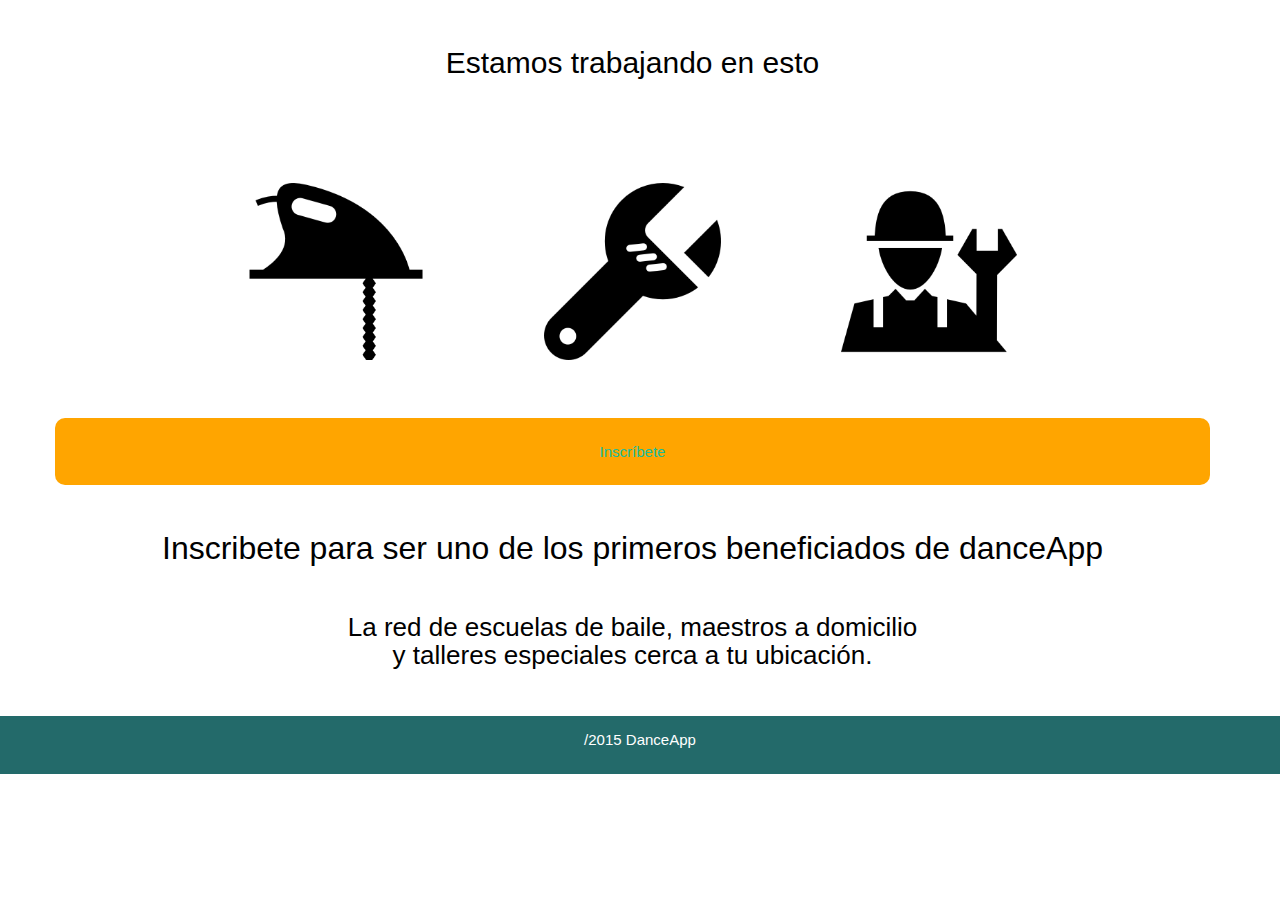
<file: aviso.html>
<!DOCTYPE html>
<html lang="en">
<head>
	<meta charset="UTF-8">
	<title>Document</title>
	<link href="css/bootstrap.css" rel="stylesheet">
  <link href="css/DanceApp.css" rel="stylesheet">
  <link href="css/animate.css" rel="stylesheet">
  <link href="css/utilities.css" rel="stylesheet">
  <link href='https://fonts.googleapis.com/css?family=Oswald' rel='stylesheet' type='text/css'>
  <link href='https://fonts.googleapis.com/css?family=Oswald' rel='stylesheet' type='text/css'>
  <link href="font-awesome/css/font-awesome.min.css" rel="stylesheet" type="text/css">
  <link href='https://fonts.googleapis.com/css?family=Poiret+One' rel='stylesheet' type='text/css'>
</head>
<body>
<div id="page_effect">
	<section id="aviso">
		<div class="container">
		<div class="row text-center">
			<h1>Estamos trabajando en esto</h1>
				<div class="elements animated fadeInUp">
					<img src="img/1.png" alt="dance">
					<img src="img/2.png" alt="dance">
					<img src="img/3.png" alt="dance">
				</div>
				<div class="boton">
					<a href="http://goo.gl/forms/3TV5MEKHJu"><span>Inscríbete</span></a>
				</div>
			<h2>Inscribete para  ser uno de los	 primeros beneficiados de danceApp</h2>
			<h3>La red de escuelas de baile, maestros  a domicilio <br> y talleres especiales cerca a tu ubicación.</h3>
		</div>
	</div>
</section>
</div>

<footer>
   <p>/2015 DanceApp</p>
</footer>
</body>
</html>
</file>
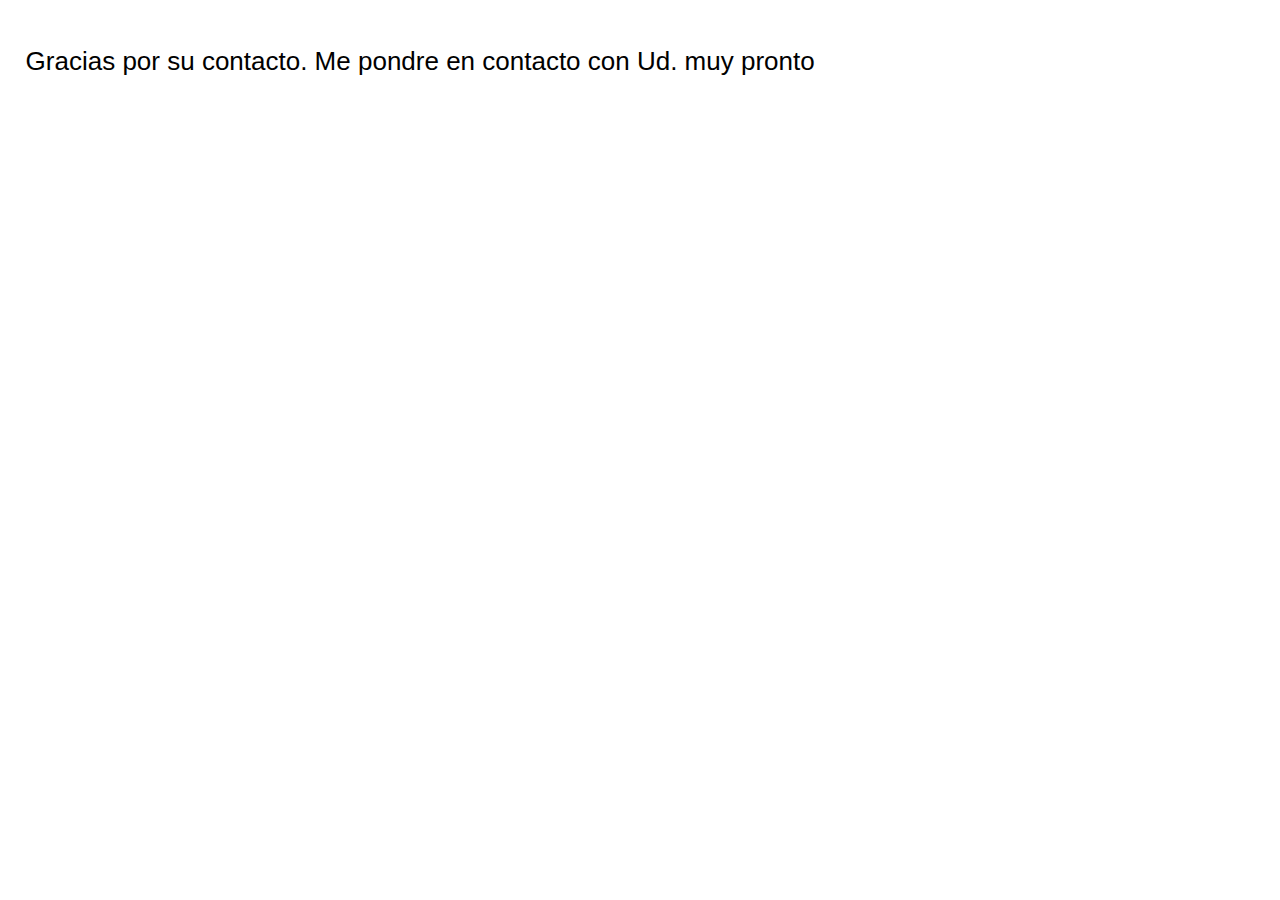
<file: contact.html>
<!DOCTYPE html>
<html>
<head>

    <meta http-equiv="Content-Type" content="text/html; charset=UTF-8"/>
    <title>DanceApp</title>
    <link href="css/bootstrap.css" rel="stylesheet">
  <link href="css/DanceApp.css" rel="stylesheet">
  <link href="css/utilities.css" rel="stylesheet">
  <link href="font-awesome/css/font-awesome.min.css" rel="stylesheet" type="text/css">
  <link href='https://fonts.googleapis.com/css?family=Poiret+One' rel='stylesheet' type='text/css'>
</head>
<body>
  <div class="contact_1">
     <h3>Gracias por su contacto. Me pondre en contacto con Ud. muy pronto</h3>
 </div>
<script src="js/main.js"></script>
    <script src="js/jquery.min.js"></script>     
    <script src="js/jquery.js"></script>
    <script src="js/bootstrap.min.js"></script>
    <script src="js/menu-scroll.js"></script>

</body>

</html>
</file>
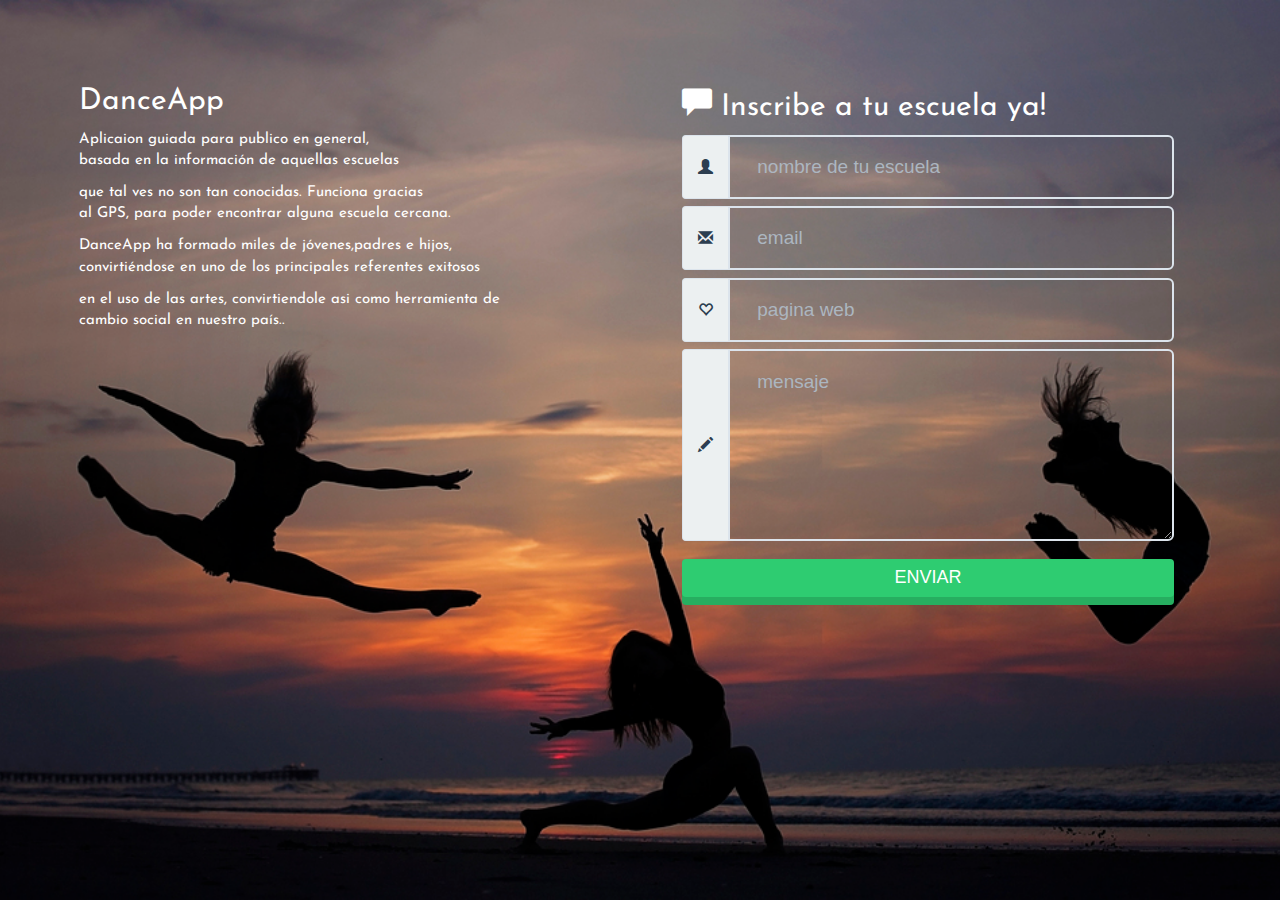
<file: formulario.html>
<!DOCTYPE html>
<html>
<head>

    <meta http-equiv="Content-Type" content="text/html; charset=UTF-8"/>
    <title>DanceApp</title>
    <link href="css/bootstrap.css" rel="stylesheet">
  <link href="css/DanceApp.css" rel="stylesheet">
  <link href="css/utilities.css" rel="stylesheet">
  <link href="font-awesome/css/font-awesome.min.css" rel="stylesheet" type="text/css">
  <link href='https://fonts.googleapis.com/css?family=Poiret+One' rel='stylesheet' type='text/css'>
  <link href='https://fonts.googleapis.com/css?family=Josefin+Sans' rel='stylesheet' type='text/css'>
</head>
<body>
<div id="holder">
  <div class="col-sm-6">
    <h1 class="text-font">DanceApp</h1>
    <p>Aplicaion guiada para publico en general,<br>
      basada en la información de aquellas escuelas <br></p>
     <p> que tal ves no son tan conocidas. Funciona gracias<br>
      al GPS, para poder encontrar alguna escuela cercana. <br></p>
      <p>DanceApp ha  formado miles de jóvenes,padres e hijos, <br>
      convirtiéndose en uno de los principales referentes exitosos <br></p>
      <p>en el uso de las artes, convirtiendole asi como herramienta de <br> 
      cambio social en nuestro país..</p>
  </div>
  <div class="col-sm-6">
    <form action="contact.php">
      <h1> <span class="glyphicon glyphicon-comment" aria-hidden="true"></span> Inscribe a tu escuela ya!</h1> 
      <div class="input-group">
        <div class="input-group-addon"> <span class="glyphicon glyphicon-user" aria-hidden="true"></span> </div>
        <input type="text" class="c-w form-control input-lg" placeholder="nombre de tu escuela">
      </div>

      <div class="input-group">
        <div class="input-group-addon"> <span class="glyphicon glyphicon-envelope" aria-hidden="true"></span> </div>
        <input type="text" class="c-w form-control input-lg" placeholder="email">
      </div>

      <div class="input-group">
        <div class="input-group-addon"> <span class="glyphicon glyphicon-heart-empty" aria-hidden="true"></span> </div>
        <input type="text" class="c-w form-control input-lg" placeholder="pagina web">
      </div>

      <div class="input-group">
        <div class="input-group-addon"> <span class="glyphicon glyphicon-pencil" aria-hidden="true"></span> </div>
        <textarea  class="c-w form-control input-lg" placeholder="mensaje" rows="6"></textarea>
      </div>
      <a href="contact.html">enviar</a>
    </form>
  </div>
</div>
    <script src="js/main.js"></script>
    <script src="js/jquery.min.js"></script>     
    <script src="js/jquery.js"></script>
    <script src="js/bootstrap.min.js"></script>
    <script src="js/menu-scroll.js"></script>
</body>
</html>
</file>
<file: css/DanceApp.css>
html,body{
	width: 100%;
	height: 100%;
}
h1,h2,h3,h4,h5,p footer, p {
	font-family: 'Josefin Sans', sans-serif !important;
	color: black;
}

<<<<<<< HEAD
/*EFECTO DE FADE*/
  
 #page_effect {
    -webkit-animation: fadein 2.5s; /* Safari and Chrome */
    -moz-animation: fadein 2.5s; /* Firefox */
    -ms-animation: fadein 2.5s; /* Internet Explorer */
    -o-animation: fadein 2.5s; /* Opera */
    animation: fadein 2.5s;
}
@keyframes fadein {
    from { opacity: 0; }
    to   { opacity: 1; }
} 


=======
/*nav*/
>>>>>>> f911c44defe8a532bcb5dbda26b55cbf6f1da64e
header ul li{
	text-decoration: none;
	list-style: none;

}
header{
	position: fixed;
	width: 100%;
	background-color:;
	z-index: 100;
}

.border_page{
border: 2px dotted white;
background-color: orange !important;
}

.border_page:hover{

}

#menu .container ul{
	padding-top: 1%;
}
/*.navbar-header{
color:  white;
}*/

#menu.active {
  background-color: #0ADABF;
  padding-bottom: 21px;
  webkit-transform: translateY(0);
-moz-transform: translateY(0);
-ms-transform: translateY(0);
-o-transform: translateY(0);
transform: translateY(0);
-webkit-transition: all 0.2s ease-in-out;
-moz-transition: all 0.2s ease-in-out;
transition: all 0.2s ease-in-out;
-webkit-transform: translateZ(0);
}
.navbar-default .navbar-toggle {
	border: 2px dotted white;
}
.navbar-default{
	background-color: transparent;
}
/*.navbar ul li:hover{
	background-color: #93CFCF;
	border-radius: 5px;
}*/
.navbar-default h1{
	color:white;
}
.navbar-default a:hover{
	text-decoration: none;
}
.DanceApp h2{
	color: white;
}
#DanceApp h3{
	color: white;
}

.row {
	margin-right: 0px;
}
.Home-bg{
	background-color: ;
	border-radius: 5px;
}
/*cierre de nav*/
.cover{
	background: url('../img/baile_6.jpg');
	height: 100%;
	background-size: cover;
	background-position: center;
}
.cover .opacity{
	background-color: rgba(0, 0, 0, 0.5);
	height: 100%;
	width: 100%;
}
.box{
	padding-top: 2%;
	padding-left: 20%;
	padding-right: 20%;
}
.descarga{
	width: 100%;
}

.appstore{
	border-radius: 7%;
}

.cover_text{
	padding-top: 20%;	
	padding-left:10%;
	padding-right:10%;
	margin: 0%;
}

.quees_img{
	width: 50%;	
	/*width: 87%;
	height: 212px;*/

}
#quees{
  padding: 8%;
}
#quees h4{
	color: black;
}
#quees p{
  font-size: 1.3em;
  font-family: ""

}
#funciona h3{
	padding-top: 2%;
	padding-bottom: 2%;
	margin: 0%;
	color: black;
	text-align: center;
}
#funciona{
	background-image: url(../img/confectionary.png);
}

.video{
	padding: 2% 13% 5% 13%;
}

footer{
	width: 100%;
	padding-top: 1%;
	padding-bottom: 1%;
	background-color: #236A6A;
	text-align: center;
}

footer p{
	color: white !important;
}

/*formulario.html*/
body #holder {
 background: url('../img/baile_2.jpg') no-repeat center center fixed;
  -webkit-background-size: cover;
  -moz-background-size: cover;
  -o-background-size: cover;
  background-size: cover;
  width: 100%;
  height: 100%;
  padding: 5%;
}
form {
  width: 90%;
  margin: 0 auto;
}

h1 {
  color: #fff;
  font-size: 2em;
}

form>a {
  text-align: center;
  display: block;
  margin: 1em auto;
  padding: 6px 0em;
  width: 100%;
  color: #fff;
  text-decoration: none;
  background: #2ecc71;
  box-shadow: 0px 8px #27ae60;
  text-transform: uppercase;
  transition: 0.5s all;
  font-size: 1.2em;
  border-radius: 4px;
}

form>a:hover {
  text-decoration: none;
  background: #3498db;
  box-shadow: 0px 8px #2980b9;
  color: #fff;
}

.input-group {
  margin-bottom: 0.5em;
}

#holder {
  width: 100%;
  /*margin: 10em auto;*/
  background: rgba(52, 73, 94, 0.8);
  padding: 0em 0em;
}
#holder h1 p{
  color: white;
  text-align: left;
}
#holder p{
  color: white;
}
/*blog article*/

.aboutlink {
  color: #fff;
  font-size: 0.8em;
  display: block;
  text-align: center;
  transition: 0.8s all;
}

.aboutlink:hover {
  color: #2ecc71;
  text-decoration: none;
}

.contact_1{
   padding:2%;
}

/*asociados*/

body #asociados{
  background: url(http://www.photoshopbuzz.com/wp-content/uploads/2012/07/cork.jpg);
  /*I don't own this image, used for illustration purposes only*/
  height: 70%;
  text-align: center;
  background-attachment: fixed;
}

#asociados .con {
  position: absolute;
  left: 50%;
 /* top: 50%;*/
  transform: translate(-50%, -50%);
  width: 900px;
  text-align: center;
}
#asociados h1{
  color: black;
  padding-top: 5%;
  padding-bottom: 5%;
  margin: 0;
}
.photo {
  transition: 0.2s;
  width: 200px;
  height: 190px;
  padding: 10px 10px 40px 10px;
  box-shadow: 0px 0px 6px rgba(0, 0, 0, 0.5);
  background: #fff;
  position: relative;
}

<<<<<<< HEAD
#aviso{
  font-family: "Oswald";
  background: url("../img/confectionary.png");
  background-repeat: 10%;
}

#aviso h1, 
#aviso h2,
#aviso h3{
  color: black;
  font-family: 'Oswald', sans-serif;
  margin: 4%;
}
.elements img{
  width: 25.3%;
  margin: auto;
  padding: 5%;
}

.boton{
  margin: auto;
  color: black;
  background: orange;
  padding: 2%;
  border-radius: 10px;
=======
/*flecha*/

#DanceApp .bounce {
    bottom: 50px;
    -webkit-animation: bounce 2s infinite;
    -o-animation: bounce 2s infinite;
    animation: bounce 2s infinite;
}

#DanceApp .arrow {
    position: relative;
    bottom: 0;
    left: 50%;
    padding-top: 2%;
    margin-left: -20px;
    width: 40px;
    height: 40px;
    glyphicon glyphicon-triangle-bottom;
    background-size: contain;
}

.flecha{
  background-color:#236A6A;
  width: 75px;
  border-radius: 45%;
  padding: 26%;

}

.flecha .ico{
  color: white !important;
  font-size: 33px;
>>>>>>> f911c44defe8a532bcb5dbda26b55cbf6f1da64e
}
</file>
<file: css/utilities.css>
/* utilities */

.pl-13{
	padding-left: 13%;
}

.pr-13{
	padding-right: 13%;
}
.pb-2{
	padding-bottom: 2%;
}
 .pb-3{
 	padding-bottom: 3%;
 }

 .pb-4{
 	padding-bottom: 4%;
 }

.pb-5{
	padding-bottom: 5%;
}

.pb-7{
	padding-bottom: 7%;
}

.pt-5{
	padding-top: 5%;
}

.pt-3{
	padding-top: 3%;
}
.c-b{
	color: black !important;
}
 
.c-w{
	color: white !important;
} 
 .pb-8{
 	padding-bottom: 8%;
 }

 .pt-8{
 	padding-top: 8%;
 }

 .rbg{
 background-color:rgb(144, 126, 120);	
 }

.p-4{
padding: 4%;
}

.p-3{
	padding: 3%;
}

.mt-7{
	margin-top: 7px;
}
.pv-3-0{
	padding-top:3% ;
	padding-bottom:3%;
}
.pd-0-15{
	padding: 0% 15%;
}

.pd-0-25 {
	padding: 0% 25%;
}

.pd-5-0 {
	padding: 5% 0%;
}

.pl-20{
	padding-left: 20%;
}

.pr-20{
	padding-right: 20%;
}

.pd-0-18 {
	padding: 0% 18%;
}
.pd-0-10{
	padding: 0% 10%;
}
.pl-2{
	padding-left: 2%;
}
.pt-3-0{
  padding-top: 3%;
}
.mg-0-0{
	margin: 0
}
.mg-2-0 {
	margin: 2% 0%;
}

.mg-10-0 {
	margin: 10% 0%;
}
/*final de utilities*
</file>
